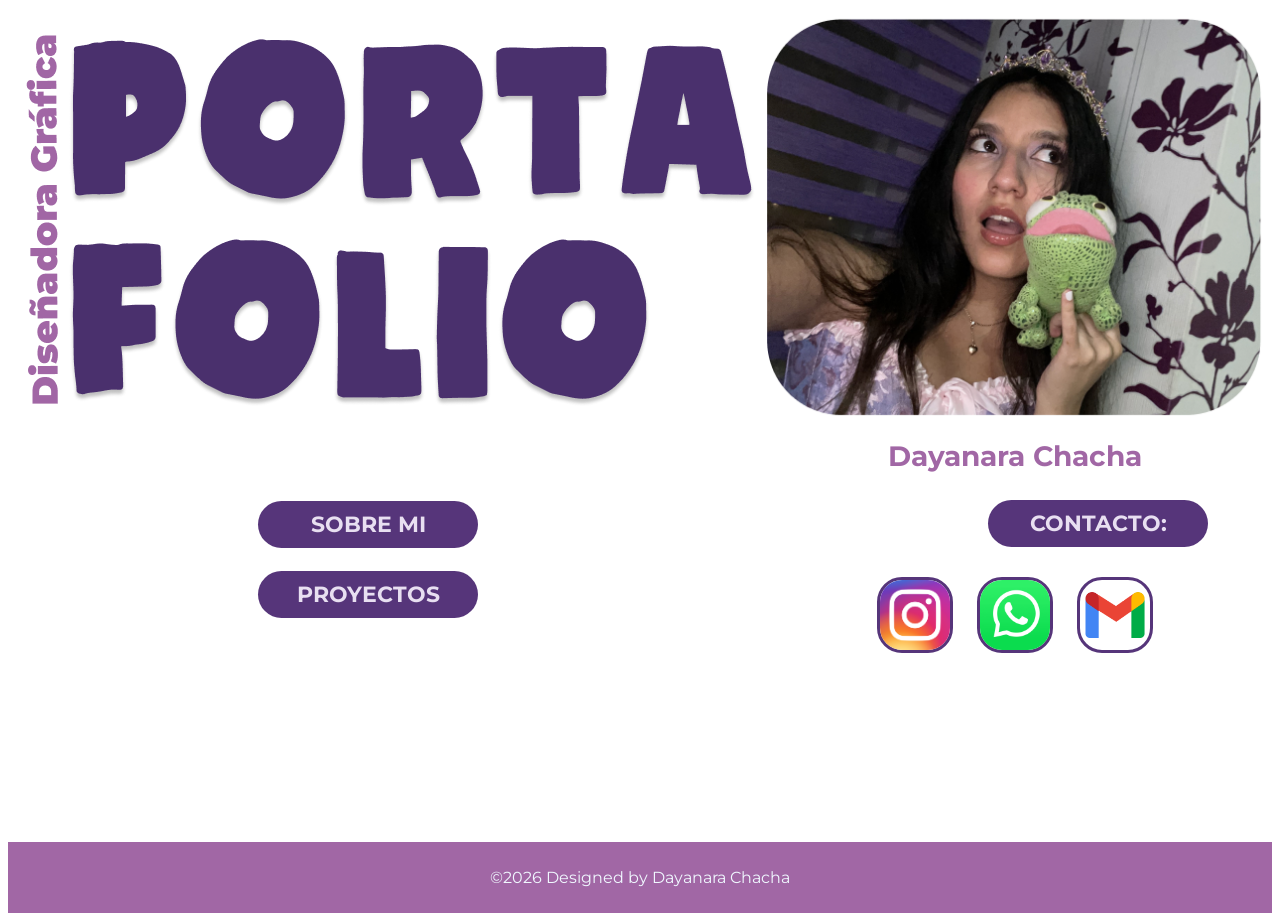
<file: index.html>
<!DOCTYPE html>
<html>
<head>
    <!--Fonts-->
    <link rel="preconnect" href="https://fonts.googleapis.com">
    <link rel="preconnect" href="https://fonts.gstatic.com" crossorigin>
    <link href="https://fonts.googleapis.com/css2?family=Montserrat:ital,wght@0,100..900;1,100..900&display=swap" rel="stylesheet">
    
    <title>Portafolio</title>
    <link rel="stylesheet" href="style.css">
    
</head>
<body>
    <img src="titulo.png">
    <img src="FotoDaya.png" class="foto">
<p class="nombre">Dayanara Chacha</p>

<div class="botones">
        <a href="sobremi.html" class="boton">SOBRE MI</a> <br>
        <a href="proyectos.html" class="boton">PROYECTOS</a>
    </div>
<div class="contacto">
    <a href="contacto.html" class="boton-contacto">CONTACTO:</a>

<div class="iconos">

    <a href="https://instagram.com/daya_chacha" target="_blank">
        <img src="instagram.png">
    </a>

    <a href="https://wa.me/593994974875" target="_blank">
        <img src="whatsapp.png">
    </a>

    <a href="mailto:dayac9331@gmail.com">
        <img src="gmail.webp">
    </a>

</div>
  <footer>
            <p>&copy;2026 Designed by Dayanara Chacha</p>
        </footer>
</body>
</html>
</file>
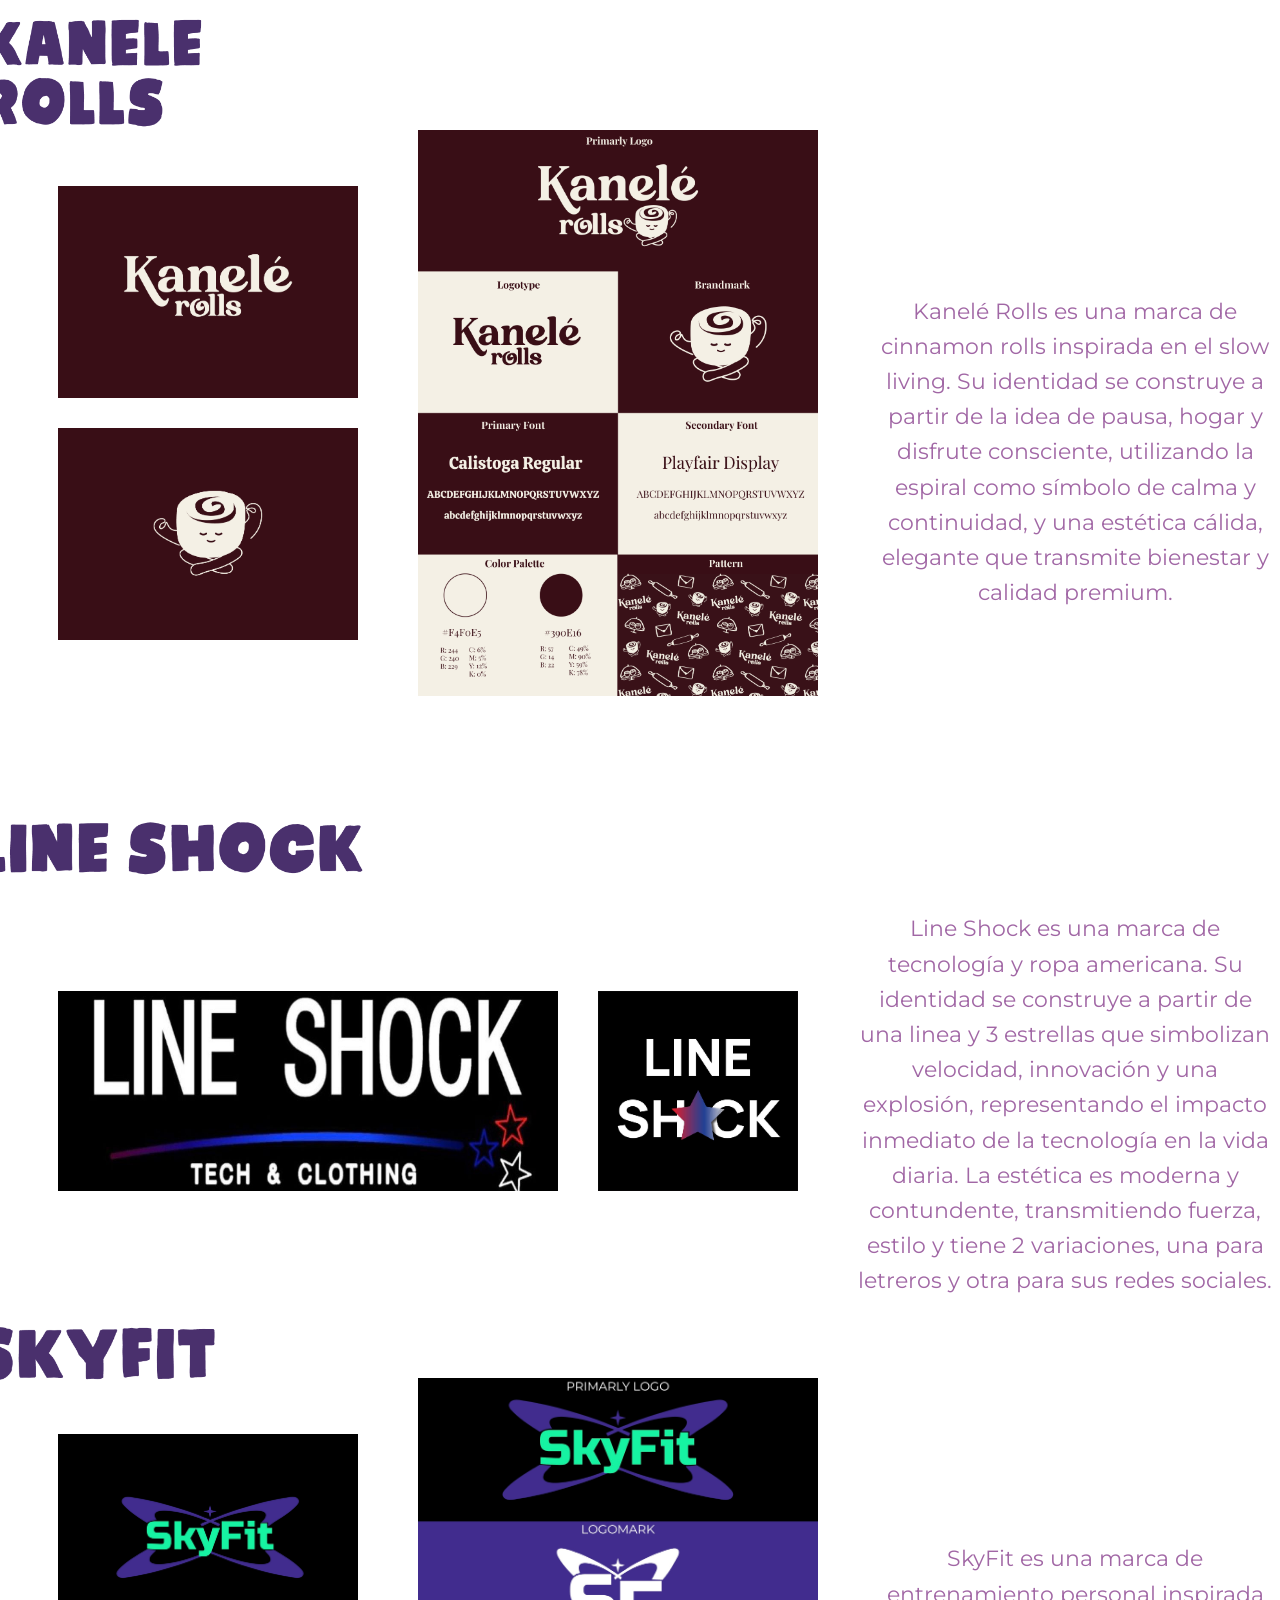
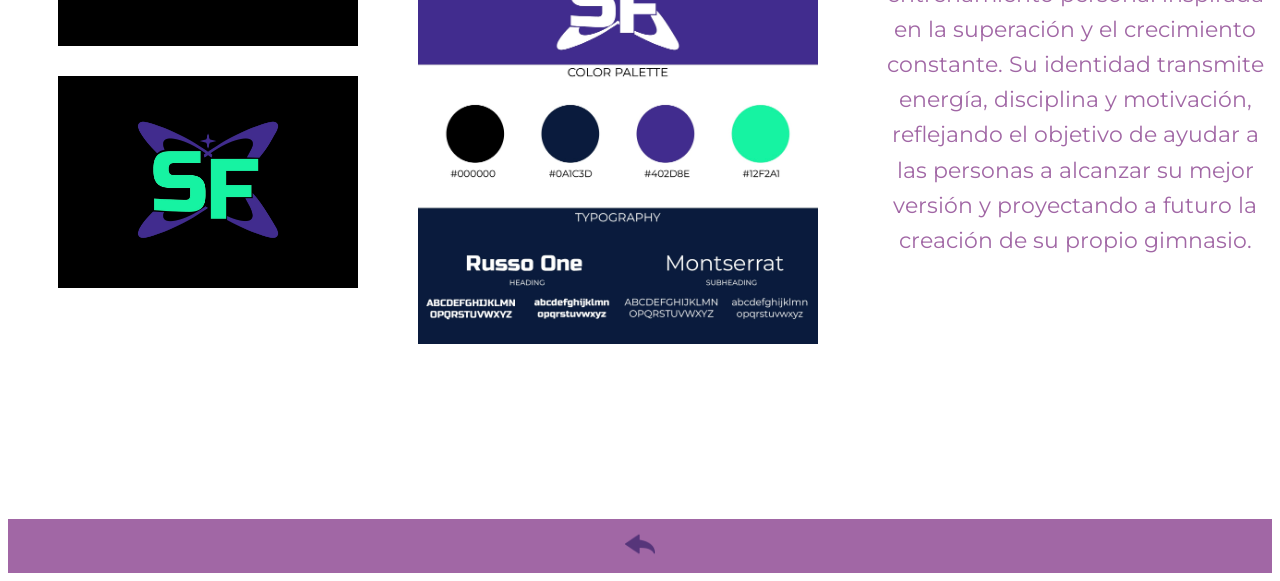
<file: branding.html>
<!DOCTYPE html>
<html>
<head>
    <!--Fonts-->
    <link rel="preconnect" href="https://fonts.googleapis.com">
    <link rel="preconnect" href="https://fonts.gstatic.com" crossorigin>
    <link href="https://fonts.googleapis.com/css2?family=Montserrat:ital,wght@0,100..900;1,100..900&display=swap" rel="stylesheet">
    
    <title>Branding</title>
    <link rel="stylesheet" href="style.css">
    
</head>
<body>
  <!-- KANELEROLLS -->

<section class="kanele">

<img src="kanelerollstitulo.png" class="titulo-kanelerolls">

<div class="fila-kanele">

<div class="columna-logo">
<img src="kanelerollslogo.png" class="logo-kanele">
<img src="kanelerollsbrandmark.png" class="brandmark-kanele">
</div>

<img src="kanelerollsidentidad.png" class="identidad-kanele">

<p class="info-kanele">
Kanelé Rolls es una marca de cinnamon rolls inspirada en el slow living. Su identidad se construye a partir de la idea de pausa, hogar y disfrute consciente, utilizando la espiral como símbolo de calma y continuidad, y una estética cálida, elegante que transmite bienestar y calidad premium.
</p>

</div>
 <!-- LINESHOCK -->
</section>
<section class="lineshock">

<img src="lineshocktitulo.png" class="titulo-lineshock">

<div class="fila-lineshock">

<div class="logos-lineshock">
<img src="lineshocklogo1.jpg" class="logo-lineshock-rect">
<img src="lineshocklogo2.JPG" class="logo-lineshock">
</div>

<p class="info-lineshock">
Line Shock es una marca de tecnología y ropa americana. Su identidad se construye a partir de una linea y 3 estrellas que simbolizan velocidad, innovación y una explosión, representando el impacto inmediato de la tecnología en la vida diaria. La estética es moderna y contundente, transmitiendo fuerza, estilo y tiene 2 variaciones, una para letreros y otra para sus redes sociales.
</p>

</div>

</section>
  <!-- SKYFIT -->

<section class="skyfit">

<img src="skyfittitulo.png" class="titulo-skyfit">

<div class="fila-skyfit">

<div class="columna-logo">
<img src="skyfitlogo.jpg" class="logo-skyfit">
<img src="skyfitbrandmark.jpg" class="brandmark-skyfit">
</div>

<img src="skyfitidentidad.jpg" class="identidad-skyfit">

<p class="info-skyfit">
SkyFit es una marca de entrenamiento personal inspirada en la superación y el crecimiento constante. Su identidad transmite energía, disciplina y motivación, reflejando el objetivo de ayudar a las personas a alcanzar su mejor versión y proyectando a futuro la creación de su propio gimnasio.

</div>
<footer>
    <a href="proyectos.html">
        <img src="regreso.png" class="inicio">
    </a>
</footer>
</body>
</html>
</file>
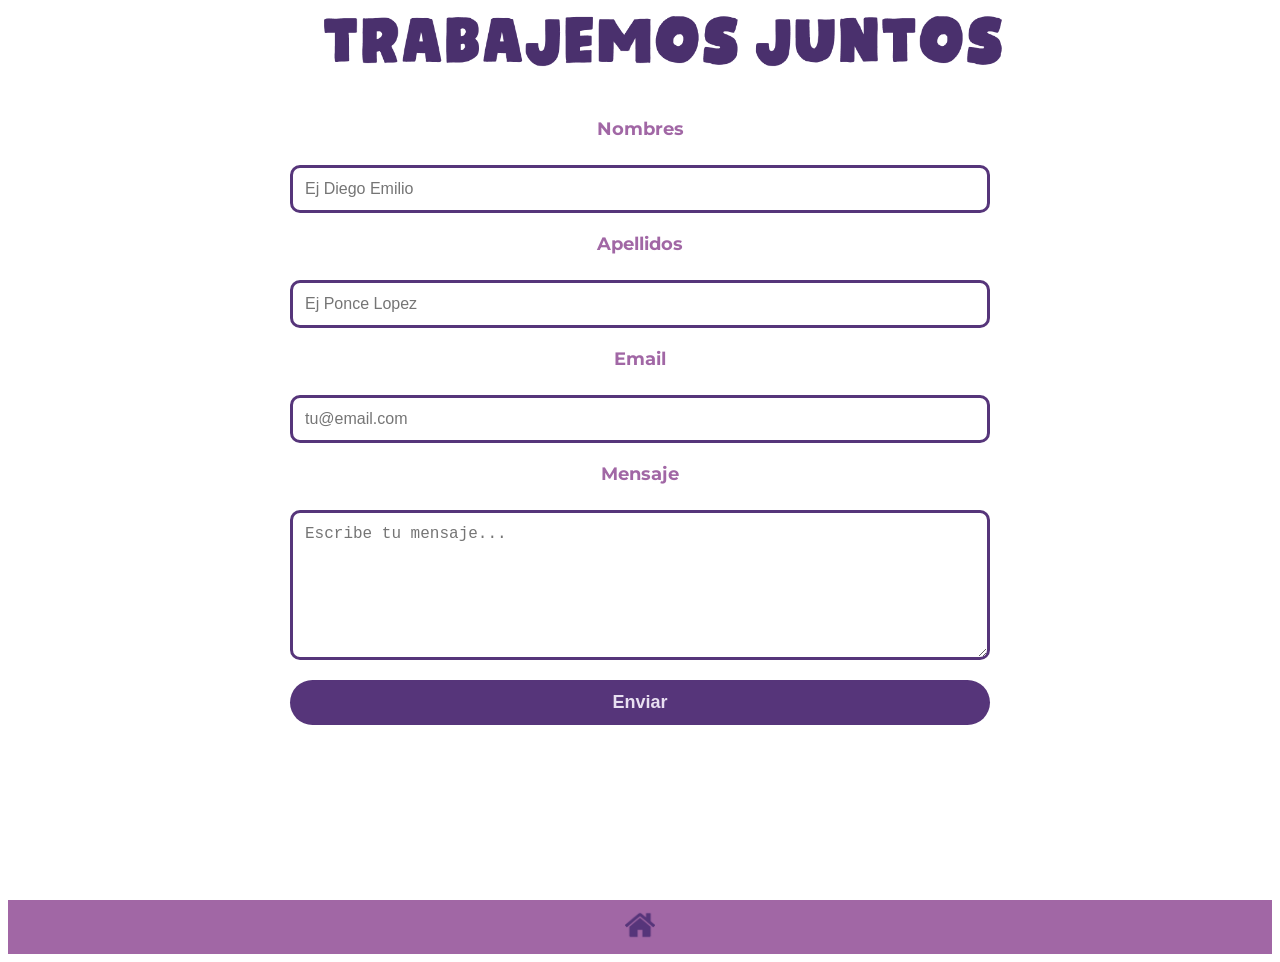
<file: contacto.html>
<!DOCTYPE html>
<html lang="es">
<head>
    <!--Fonts-->
    <link rel="preconnect" href="https://fonts.googleapis.com">
    <link rel="preconnect" href="https://fonts.gstatic.com" crossorigin>
    <link href="https://fonts.googleapis.com/css2?family=Montserrat:ital,wght@0,100..900;1,100..900&display=swap" rel="stylesheet">
    
    <title>Contacto</title>
    <link rel="stylesheet" href="style.css">
</head>
<body>
    <!-- Título -->
    <img src="trabajemosjuntos.png" class="titulo-trabajemosjuntos">

    <!-- Formulario -->
    <div class="container">
        <form>
            <label for="Name">Nombres</label>
            <input type="text" id="Name" placeholder="Ej Diego Emilio">

            <label for="Apellido">Apellidos</label>
            <input type="text" id="Apellido" placeholder="Ej Ponce Lopez">

            <label for="Mail">Email</label>
            <input type="email" id="Mail" placeholder="tu@email.com">

            <label for="Mensaje">Mensaje</label>
            <textarea id="Mensaje" placeholder="Escribe tu mensaje..."></textarea>

            <button type="submit">Enviar</button>
        </form>
    </div>
<footer>
    <a href="index.html">
        <img src="casa.png" class="inicio">
    </a>
</footer>
</body>

</html>
</file>
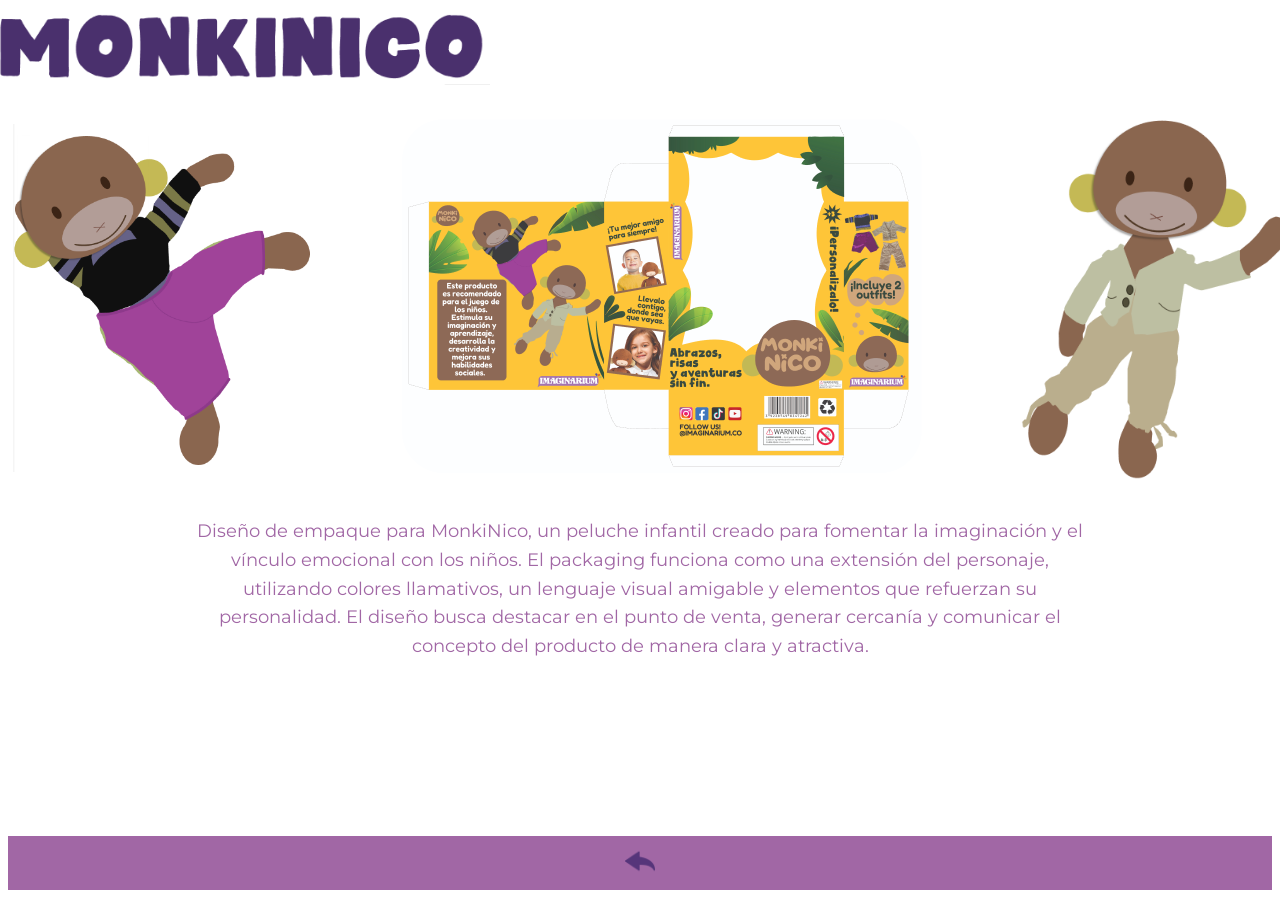
<file: packaging.html>
<!DOCTYPE html>
<html>
<head>
    <!--Fonts-->
    <link rel="preconnect" href="https://fonts.googleapis.com">
    <link rel="preconnect" href="https://fonts.gstatic.com" crossorigin>
    <link href="https://fonts.googleapis.com/css2?family=Montserrat:ital,wght@0,100..900;1,100..900&display=swap" rel="stylesheet">
    
    <title>Packaging</title>
    <link rel="stylesheet" href="style.css">
    
</head>
<body>
    <div class="packaging-monkinico">
    <img src="monkinicotitulo.png" alt="Título Packaging" class="titulo-packaging">

    <div class="fila-packaging">
        <img src="personaje1.png" alt="Personaje 1" class="personaje">
        <img src="monkinico.png" alt="Packaging" class="packaging">
        <img src="personaje2.png" alt="Personaje 2" class="personaje">
    </div>

    <div class="info-packaging">
        <p>Diseño de empaque para MonkiNico, un peluche infantil creado para fomentar la imaginación y el vínculo emocional con los niños. El packaging funciona como una extensión del personaje, utilizando colores llamativos, un lenguaje visual amigable y elementos que refuerzan su personalidad. El diseño busca destacar en el punto de venta, generar cercanía y comunicar el concepto del producto de manera clara y atractiva.</p>
    </div>
</div>
<footer>
    <a href="proyectos.html">
        <img src="regreso.png" class="inicio">
    </a>
</footer>
</body>
</html>
</file>
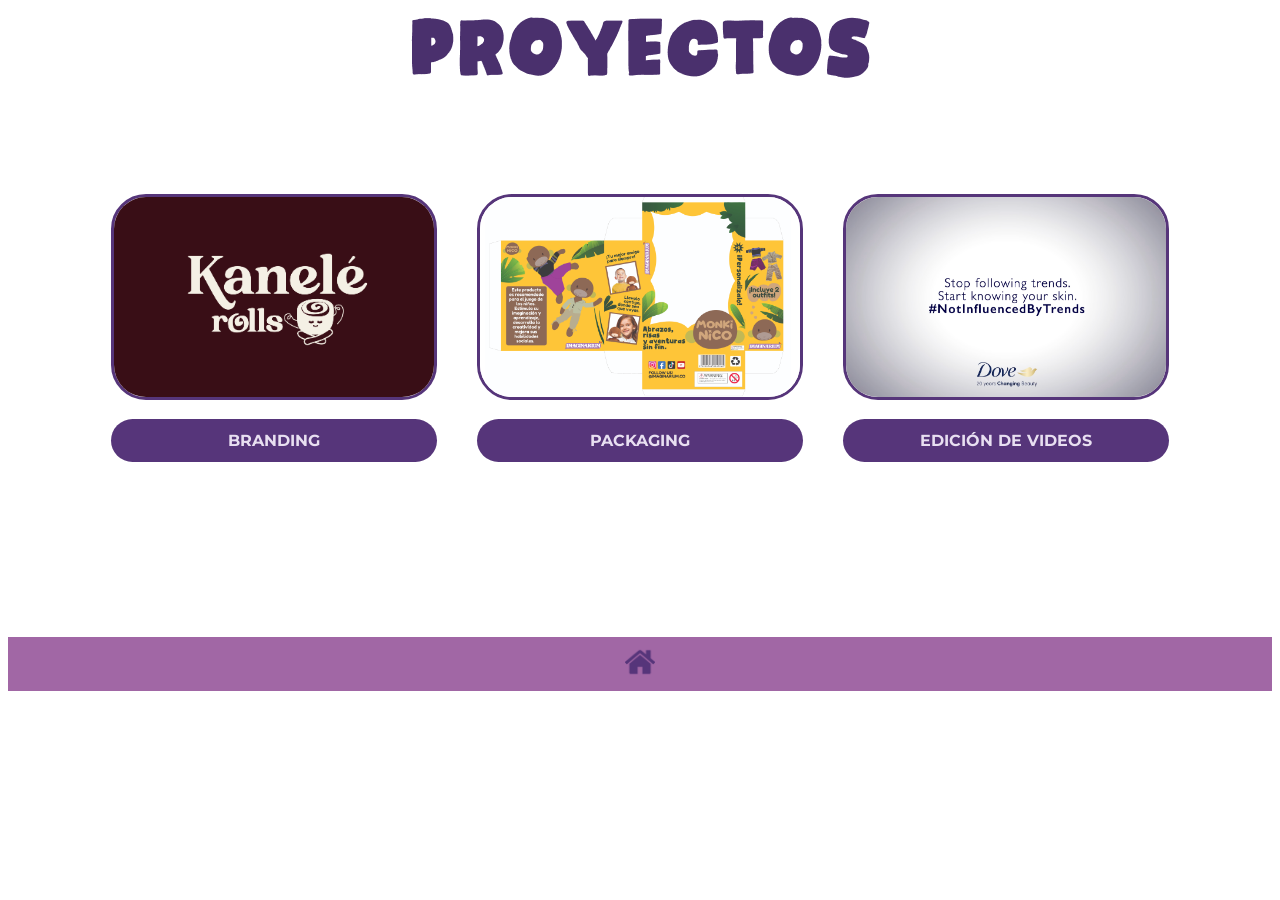
<file: proyectos.html>
<!DOCTYPE html>
<html>
<head>
    <!--Fonts-->
    <link rel="preconnect" href="https://fonts.googleapis.com">
    <link rel="preconnect" href="https://fonts.gstatic.com" crossorigin>
    <link href="https://fonts.googleapis.com/css2?family=Montserrat:ital,wght@0,100..900;1,100..900&display=swap" rel="stylesheet">
    
    <title>Proyectos</title>
    <link rel="stylesheet" href="style.css">
    
</head>
<body>
  <img src="proyectos.png" class="proyectos">

<div class="contenedor-proyectos">

    <div class="proyecto">
        <img src="kanelerolls.png" class="imagen-proyecto">
       <a href="branding.html">
    <div class="boton-proyecto">BRANDING</div>
</a>
    </div>

    <div class="proyecto">
        <img src="monkinico.png" class="imagen-proyecto">
        <a href="packaging.html">
    <div class="boton-proyecto">PACKAGING</div>
</a>
    </div>

    <div class="proyecto">
        <img src="dove.png" class="imagen-proyecto">
        <a href="ediciondevideos.html">
    <div class="boton-proyecto">EDICIÓN DE VIDEOS</div>
</a>
</div>
</div>
<footer>
    <a href="index.html">
        <img src="casa.png" class="inicio">
    </a>
</footer>
</body>
</html>
</file>
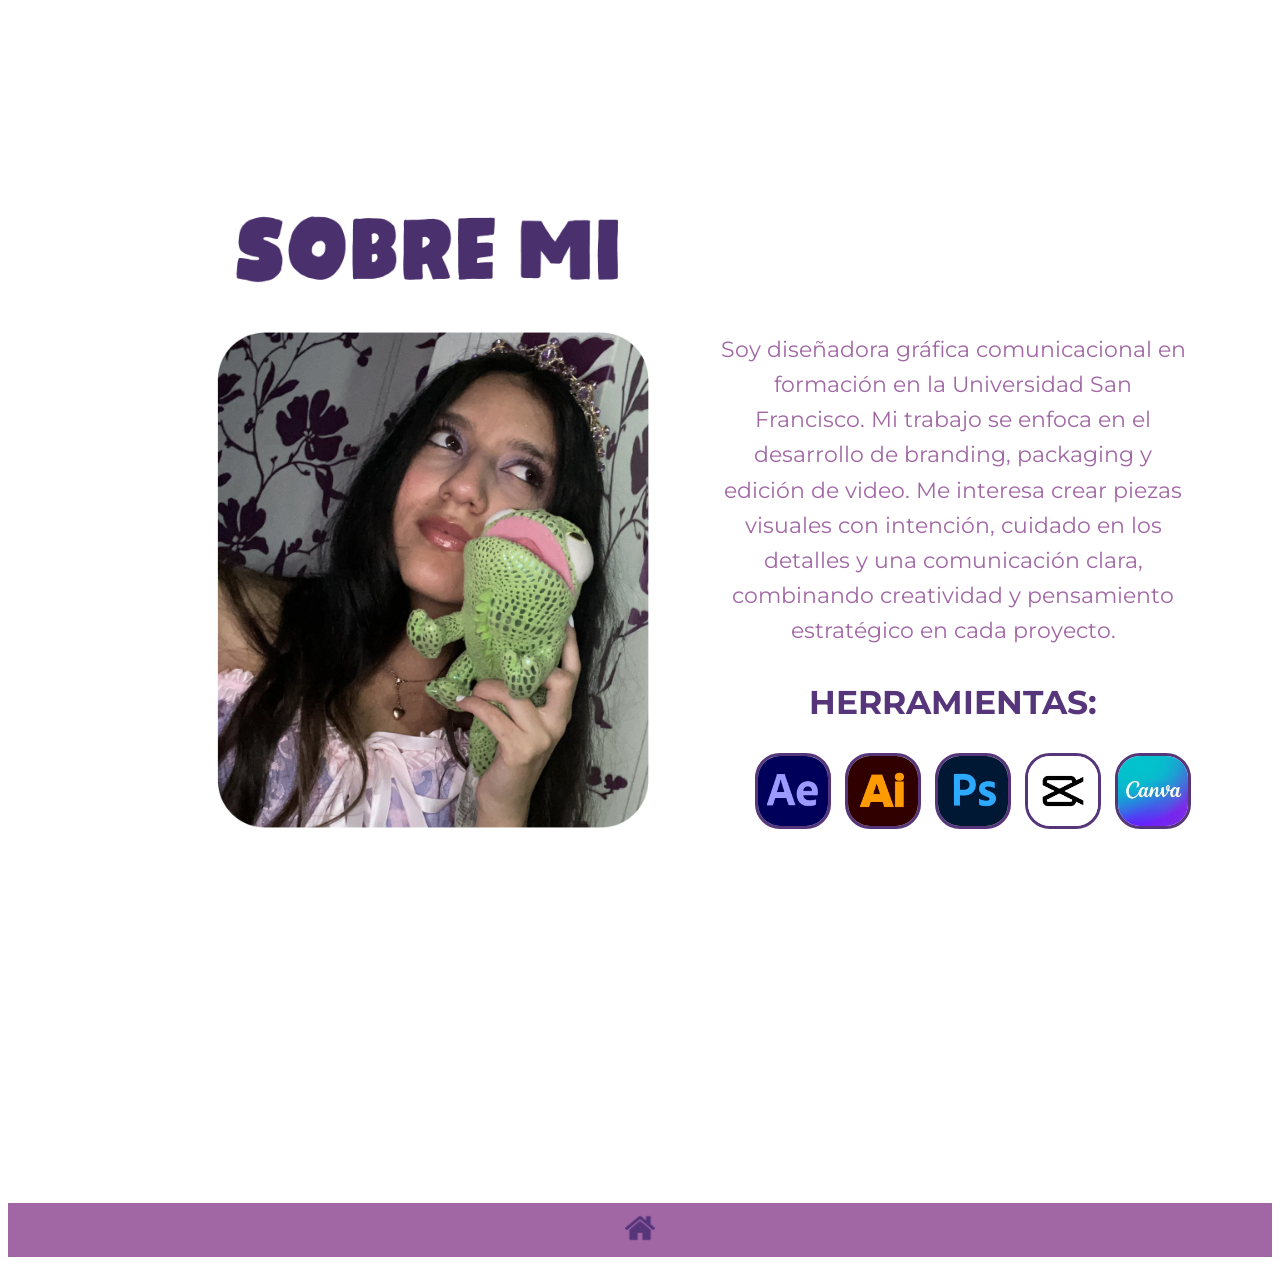
<file: sobremi.html>
<!DOCTYPE html>
<html>
<head>
    <!--Fonts-->
    <link rel="preconnect" href="https://fonts.googleapis.com">
    <link rel="preconnect" href="https://fonts.gstatic.com" crossorigin>
    <link href="https://fonts.googleapis.com/css2?family=Montserrat:ital,wght@0,100..900;1,100..900&display=swap" rel="stylesheet">
    
    <title>Sobre Mi</title>
    <link rel="stylesheet" href="style.css">
    
</head>
<body>

<section class="sobre-mi">


    <div class="contenido-sobre-mi">
        <img src="sobremifoto.png" class="foto-perfil">

        <div class="texto-sobre-mi">
            <p>
            Soy diseñadora gráfica 
            comunicacional en formación en la 
            Universidad San Francisco. Mi trabajo 
            se enfoca en el desarrollo de 
            branding, packaging y edición de 
            video. Me interesa crear piezas 
            visuales con intención, cuidado en los 
            detalles y una comunicación clara, 
            combinando creatividad y 
            pensamiento estratégico en cada proyecto.
            </p>
            <h2 class="herramientas-titulo">HERRAMIENTAS:</h2>

        <div class="herramientas">
            <img src="aftereffects.png">
            <img src="illustrator.png">
            <img src="photoshop.png">
            <img src="capcut.jpg">
            <img src="canva.jpeg">
        </div>
    </div>

</section>
<footer>
    <a href="index.html">
        <img src="casa.png" class="inicio">
    </a>
</footer>
</body>
</html>
</file>
<file: style.css>
body {
    background-color: #ffffff;
    font-family: "Montserrat", sans-serif;
    text-align: center;
}
header, nav, footer {
    background-color: #A167A5;
    color:aliceblue;
    padding:10px;
   } 
.foto{
    width: 500px;
}
.titulo {
    width: 600px;
    margin-top: 40px;
}

.nombre{
    font-weight: bold;
}

.botones {
    margin-top: 20px;
}

.boton {
    display: block;
    width: 200px;
    margin: 2px 250px;
    padding: 10px;
    background-color: #56357a;
    color: #e8dff1;
    text-decoration: none;
    border-radius: 50px;
    font-size: 22px;
    font-weight: 700;
    transition: 0.3s;
}

.boton:hover {
    background-color: #A167A5;
    transform: scale(1.05);
}


.nombre{
    font-family: "Montserrat", sans-serif;
    font-size: 28px;
    color: #A167A5;
    margin-top: 10px;
    margin-left: 750px;
    }

.boton-contacto{
    background-color: #56357a;
    color: #e8dff1;
    font-family: "Montserrat", sans-serif;
    font-weight: 700;
    font-size: 22px;
    padding: 10px;
    border-radius: 50px;
    display: block;
    width: 200px;
    margin-top: 40px;
    margin-left: 980px;
    margin-top: -120px

}

.boton-contacto{
    text-decoration: none;
    transition: 0.3s;
    
}
.boton-contacto:hover {
    background-color: #A167A5;
    transform: scale(1.05);
}
.iconos{
    margin-top: 20px;
    margin-left: 750px;
  
}

.iconos img{
    width: 70px;
    margin: 10px;
    border-radius: 25px;  
    border: 3px solid #56357a;  

}
.iconos a{
    text-decoration: none;
    display: inline-block;
}
.sobre-mi{
    padding: 200px;
    max-width: 1200px;
}

.contenido-sobre-mi{
    display: flex;
    align-items: center;
    gap: 60px;
}

.foto-perfil{
    margin-top: 0px;
    width: 450px;
     max-width: 100%;
}

.texto-sobre-mi{
    max-width: 500px;
    margin-top: 100px;
    font-size: 22px;
    color: #A167A5; 
    line-height: 1.6;
}
.herramientas{
    display: flex;
    gap: 20px;
    margin-top: 20px;
    margin-left: 40px;
}
.herramientas img{
    width: 70px;
    margin: -3px;
    border-radius: 25px;  
    border: 3px solid #56357a;  
}
.herramientas-titulo{
    color: #56357a;
}
.contenedor-proyectos{
    display: flex;
    justify-content: center;
    gap: 40px;
    margin-top: 100px;
}
.imagen-proyecto{
    width: 320px;
    height: 200px;
    object-fit: cover;
    border-radius: 35px;
    border: 3px solid #56357a;
}
.boton-proyecto{
    background-color: #56357a;
    color: #e8dff1;
    text-align: center;
    padding: 12px 25px;
    border-radius: 30px;
    margin-top: 15px;
    font-weight: bold;
    transition: 0.3s;
}
.boton-proyecto:hover {
    background-color: #A167A5;
    transform: scale(1.05);
}
.inicio {
     width: 30px;
    height: 30px;
    }
footer{
    margin-top: 175px;
}
a{
    text-decoration: none;
}
.titulo-kanelerolls{
width:250px;
margin-left:-1090px;
margin-bottom:40px;
}

.fila-kanele{
display:flex;
justify-content:flex-start;
align-items:center;
gap:60px;
margin-top:-50px;
margin-left:50px;
}
.info-kanele{
max-width: 500px;
    margin-top: 100px;
    font-size: 22px;
    color: #A167A5; 
    line-height: 1.6;
}
.columna-logo{
display:flex;
flex-direction:column;
gap:30px;
}

.logo-kanele{
width:300px;
}

.brandmark-kanele{
width:300px;
}

.identidad-kanele{
width:400px;
}

.info-marca{
max-width:600px;
margin:auto;
margin-top:40px;
}
.lineshock{
margin-top:120px;

}
.titulo-lineshock{
width:400px;
margin-left:-940px;
margin-bottom:30px;
}

.fila-lineshock{
display:flex;
align-items:center;
gap:60px;
margin-left:50px;
margin-top:-50px;
}

.logos-lineshock{
display:flex;
gap:40px;
}

.logo-lineshock-rect{
width:500px;
height:auto;
}

.logo-lineshock{
width:200px;
height:auto;
}


.info-lineshock{
max-width: 500px;
    margin-top: 50px;
    font-size: 22px;
    color: #A167A5; 
    line-height: 1.6;
}
.titulo-skyfit{
width:250px;
margin-left:-1090px;
margin-bottom:40px;
}

.fila-skyfit{
display:flex;
justify-content:flex-start;
align-items:center;
gap:60px;
margin-top:-50px;
margin-left:50px;
}
.info-skyfit{
max-width: 500px;
    margin-top: 100px;
    font-size: 22px;
    color: #A167A5; 
    line-height: 1.6;
}
.columna-logo{
display:flex;
flex-direction:column;
gap:30px;
}

.logo-skyfit{
width:300px;
}

.brandmark-skyfit{
width:300px;
}

.identidad-skyfit{
width:400px;
}

.info-marca{
max-width:600px;
margin:auto;
margin-top:40px;
}


.titulo-packaging{
    width: 500px; 
    margin-left: -800px;
    margin-bottom: 40px;
}


.fila-packaging{
    display: flex;
    justify-content: center;
    align-items: center;
    gap: 80px; 
    margin-left: 50px;
    margin-top: -20px;
}


.packaging{
    width: 600px; 
}

.personaje{
    width: 300px; 
}


.info-packaging{
    max-width: 900px; 
    margin: 30px auto 0 auto;
    font-size: 18px; 
    color: #A167A5;
    line-height: 1.6;
    text-align: center;
}
.titulo-video{
    width: 500px; 
    margin-left: -900px;
    margin-bottom: 40px;
}


.video-container{
    display: flex;
    justify-content: center;
    margin-bottom: 30px;
}

.video-container video{
    width: 1000px; 
    max-width: 100%;
}


.info-video{
    max-width: 900px;
    margin: 0 auto 50px auto;
    font-size: 18px;
    color: #A167A5;
    line-height: 1.6;
    text-align: center;
}


.titulo-trabajemosjuntos{
    width: 700px;
    margin-left: 50px;
    margin-bottom: 40px;
}


.container form{
    max-width: 700px;
    margin: 0 auto 50px auto;
    display: flex;
    flex-direction: column;
    gap: 20px; 
    font-family: 'Montserrat', sans-serif;
    color: #A167A5;
}

.container form label{
    font-weight: bold;
    font-size: 18px;
    margin-bottom: 5px;
}


.container form input,
.container form textarea{
    padding: 12px;
    font-size: 16px;
    border: 3px solid #56357a; 
    border-radius: 10px;
    width: 100%;
    box-sizing: border-box;
}


.container form textarea{
    height: 150px;
    resize: vertical; 
}


.container form button{
    background-color: #56357a;
    color: #e8dff1;
    font-weight: 700;
    font-size: 18px;
    padding: 12px;
    border-radius: 50px;
    border: none;
    cursor: pointer;
    transition: 0.3s;
}


.container form button:hover{
    background-color: #A167A5;
    transform: scale(1.05);
}


body{
    text-align: center;
    background-color: #ffffff;
}
</file>
